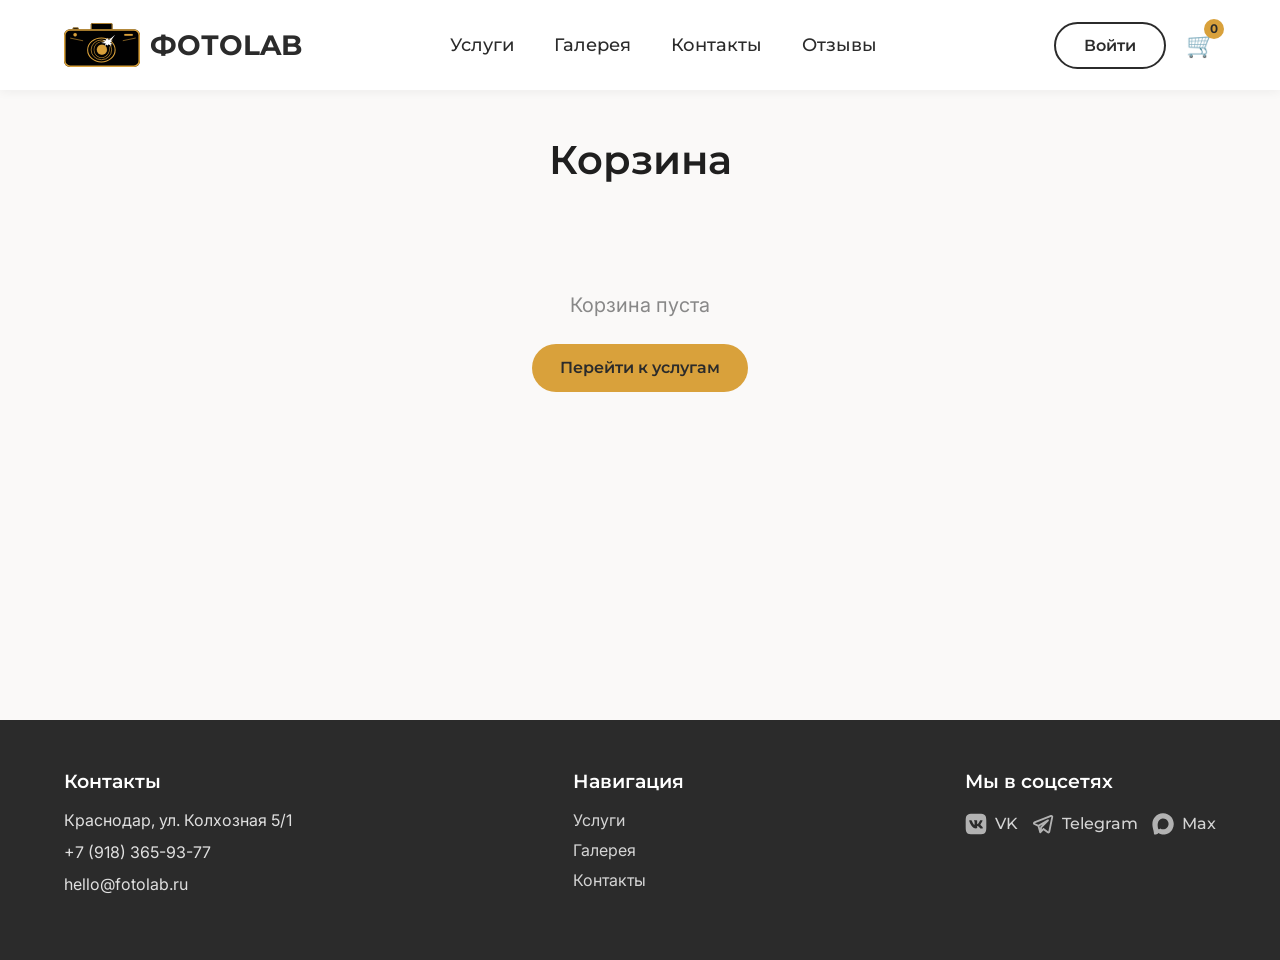
<file: cart.html>
<!DOCTYPE html>
<html lang="ru">
<head>
    <meta charset="UTF-8">
    <meta name="viewport" content="width=device-width, initial-scale=1.0">
    <title>Корзина — ФОТОLAB</title>
    <link href="https://fonts.googleapis.com/css2?family=Montserrat:wght@400;500;600;700&family=Inter:wght@400;500&display=swap" rel="stylesheet">
    <link rel="stylesheet" href="css/style.css">
</head>
<body>
<div class="page-wrapper">

    <header class="header">
        <div class="container header__inner">
            <a href="index.html" class="logo">
                <img src="img/logo.svg" alt="ФОТОLAB" class="logo__img">
                ФОТОLAB
            </a>
            <nav class="nav">
                <a href="catalog.html" class="nav__link">Услуги</a>
                <a href="gallery.html" class="nav__link">Галерея</a>
                <a href="contacts.html" class="nav__link">Контакты</a>
                <a href="index.html#reviews" class="nav__link">Отзывы</a>
            </nav>
            <div class="header__actions">
                <span class="user-greeting" id="userGreeting"></span>
                <button class="btn btn--outline" id="loginBtn">Войти</button>
                <a href="cart.html" class="cart-icon">🛒<span class="cart-count" id="cartCount">0</span></a>
                <button class="burger" id="burgerBtn">
                    <span class="burger__line"></span>
                    <span class="burger__line"></span>
                    <span class="burger__line"></span>
                </button>
            </div>
        </div>
    </header>

    <nav class="mobile-nav" id="mobileNav">
        <a href="catalog.html" class="mobile-nav__link">Услуги</a>
        <a href="gallery.html" class="mobile-nav__link">Галерея</a>
        <a href="contacts.html" class="mobile-nav__link">Контакты</a>
        <a href="#" class="mobile-nav__link" id="mobileLoginBtn">Войти</a>
    </nav>

    <main class="container" style="margin-top: 40px; padding-bottom: 60px;">
        <h1 class="section-title">Корзина</h1>
        <div id="cartItems"></div>
        <div class="cart-bottom" id="cartFooter" style="display: none;">
            <div class="cart-total-text" id="cartTotal"></div>
            <a href="checkout.html" class="btn btn--accent">Оформить заказ</a>
        </div>
    </main>

    <footer class="footer">
        <div class="container">
            <div class="footer__inner">
                <div class="footer__contacts">
                    <h3>Контакты</h3>
                    <p>Краснодар, ул. Колхозная 5/1</p>
                    <p>+7 (918) 365-93-77</p>
                    <p>hello@fotolab.ru</p>
                </div>
                <div class="footer__nav">
                    <h3>Навигация</h3>
                    <a href="catalog.html">Услуги</a>
                    <a href="gallery.html">Галерея</a>
                    <a href="contacts.html">Контакты</a>
                </div>
                <div class="footer__social">
                    <h3>Мы в соцсетях</h3>
                    <div class="footer__social-links">
                        <a href="https://vk.com/fotolab" class="footer__social-link" target="_blank">
                            <img src="img/vk.svg" alt="VK"> VK
                        </a>
                        <a href="https://t.me/fotolab" class="footer__social-link" target="_blank">
                            <img src="img/telegram.svg" alt="Telegram"> Telegram
                        </a>
                        <a href="https://max.ru/fotolab" class="footer__social-link" target="_blank">
                            <img src="img/max.svg" alt="Max"> Max
                        </a>
                    </div>
                </div>
            </div>


        </div>
    </footer>

</div>

<div class="modal" id="authModal">
    <div class="modal__content">
        <span class="modal__close" id="closeModal">&times;</span>
        <h3 class="modal__title" id="modalTitle">Вход</h3>
        <form id="authForm">
            <div class="form-group" id="nameGroup" style="display: none;">
                <input type="text" id="regName" placeholder="Имя">
            </div>
            <div class="form-group">
                <input type="email" id="authEmail" placeholder="Email" required>
            </div>
            <div class="form-group">
                <input type="password" id="authPassword" placeholder="Пароль" required>
            </div>
            <div id="authError" class="error-msg"></div>
            <button type="submit" class="btn" style="width: 100%">Войти</button>
            <p style="margin-top: 16px; text-align: center;">
                <a href="#" id="toggleAuth">Нет аккаунта? Зарегистрироваться</a>
            </p>
        </form>
    </div>
</div>

<div class="toast" id="toast">
    <span class="toast__icon">✅</span>
    <span id="toastMsg"></span>
</div>

<script src="js/main.js"></script>
<script src="js/cart.js"></script>
</body>
</html>
</file>
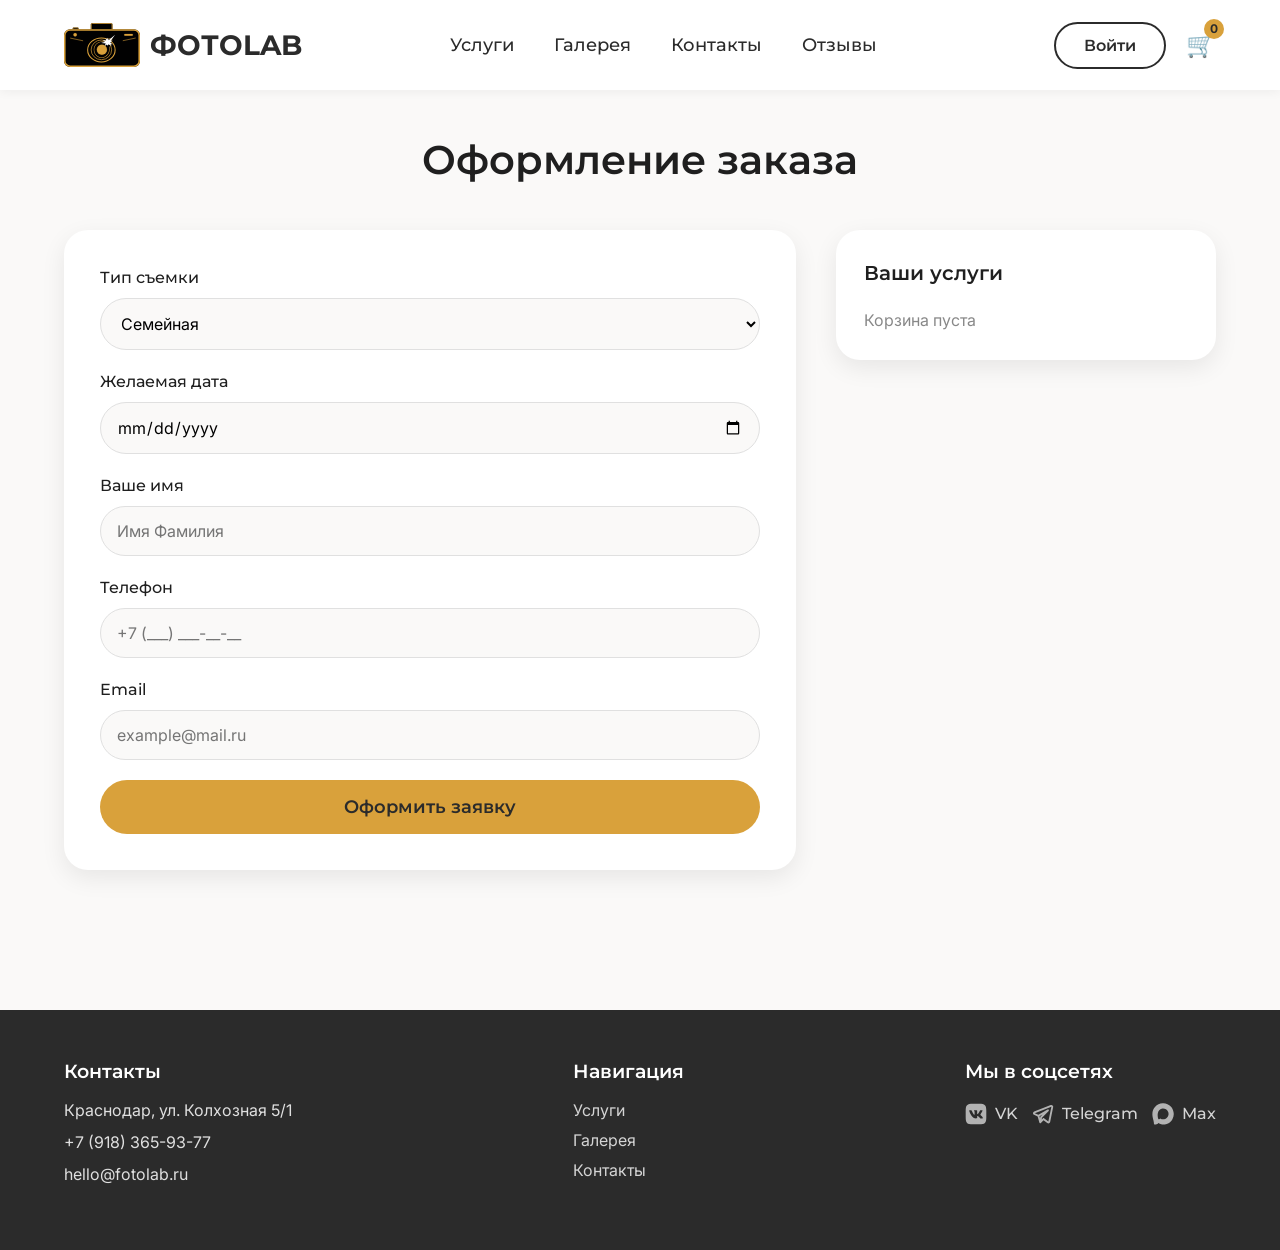
<file: checkout.html>
<!DOCTYPE html>
<html lang="ru">
<head>
    <meta charset="UTF-8">
    <meta name="viewport" content="width=device-width, initial-scale=1.0">
    <title>Оформление заказа — ФОТОLAB</title>
    <link href="https://fonts.googleapis.com/css2?family=Montserrat:wght@400;500;600;700&family=Inter:wght@400;500&display=swap" rel="stylesheet">
    <link rel="stylesheet" href="css/style.css">
</head>
<body>
<div class="page-wrapper">

    <header class="header">
        <div class="container header__inner">
            <a href="index.html" class="logo">
                <img src="img/logo.svg" alt="ФОТОLAB" class="logo__img">
                ФОТОLAB
            </a>
            <nav class="nav">
                <a href="catalog.html" class="nav__link">Услуги</a>
                <a href="gallery.html" class="nav__link">Галерея</a>
                <a href="contacts.html" class="nav__link">Контакты</a>
                <a href="index.html#reviews" class="nav__link">Отзывы</a>
            </nav>
            <div class="header__actions">
                <span class="user-greeting" id="userGreeting"></span>
                <button class="btn btn--outline" id="loginBtn">Войти</button>
                <a href="cart.html" class="cart-icon">🛒<span class="cart-count" id="cartCount">0</span></a>
                <button class="burger" id="burgerBtn">
                    <span class="burger__line"></span>
                    <span class="burger__line"></span>
                    <span class="burger__line"></span>
                </button>
            </div>
        </div>
    </header>

    <nav class="mobile-nav" id="mobileNav">
        <a href="catalog.html" class="mobile-nav__link">Услуги</a>
        <a href="gallery.html" class="mobile-nav__link">Галерея</a>
        <a href="contacts.html" class="mobile-nav__link">Контакты</a>
        <a href="#" class="mobile-nav__link" id="mobileLoginBtn">Войти</a>
    </nav>

    <main class="container" style="margin-top: 40px; padding-bottom: 60px;">
        <h1 class="section-title">Оформление заказа</h1>

        <div class="checkout-wrap">

            <div class="checkout-form-card">
                <form id="checkoutForm">
                    <div class="form-group">
                        <label for="shootType">Тип съемки</label>
                        <select id="shootType">
                            <option>Семейная</option>
                            <option>Портретная</option>
                            <option>Предметная</option>
                            <option>Свадебная</option>
                        </select>
                    </div>
                    <div class="form-group">
                        <label for="date">Желаемая дата</label>
                        <input type="date" id="date" required>
                    </div>
                    <div class="form-group">
                        <label for="name">Ваше имя</label>
                        <input type="text" id="name" placeholder="Имя Фамилия" required>
                    </div>
                    <div class="form-group">
                        <label for="phone">Телефон</label>
                        <input type="tel" id="phone" placeholder="+7 (___) ___-__-__" required>
                    </div>
                    <div class="form-group">
                        <label for="email">Email</label>
                        <input type="email" id="email" placeholder="example@mail.ru" required>
                    </div>
                    <button type="submit" class="btn btn--accent" style="width: 100%; font-size: 18px; padding: 16px;">
                        Оформить заявку
                    </button>
                </form>
                <div class="checkout-success" id="orderSuccess">
                    Заявка принята! Мы свяжемся с вами в ближайшее время.
                </div>
            </div>

            <div class="order-summary">
                <h3>Ваши услуги</h3>
                <div id="summaryItems"><p style="color: #888;">Корзина пуста</p></div>
                <div class="order-summary__total" id="summaryTotal" style="display: none;">
                    <span>Итого:</span>
                    <span id="summaryTotalValue"></span>
                </div>
            </div>

        </div>
    </main>

    <footer class="footer">
        <div class="container">
            <div class="footer__inner">
                <div class="footer__contacts">
                    <h3>Контакты</h3>
                    <p>Краснодар, ул. Колхозная 5/1</p>
                    <p>+7 (918) 365-93-77</p>
                    <p>hello@fotolab.ru</p>
                </div>
                <div class="footer__nav">
                    <h3>Навигация</h3>
                    <a href="catalog.html">Услуги</a>
                    <a href="gallery.html">Галерея</a>
                    <a href="contacts.html">Контакты</a>
                </div>
                <div class="footer__social">
                    <h3>Мы в соцсетях</h3>
                    <div class="footer__social-links">
                        <a href="https://vk.com/fotolab" class="footer__social-link" target="_blank">
                            <img src="img/vk.svg" alt="VK"> VK
                        </a>
                        <a href="https://t.me/fotolab" class="footer__social-link" target="_blank">
                            <img src="img/telegram.svg" alt="Telegram"> Telegram
                        </a>
                        <a href="https://max.ru/fotolab" class="footer__social-link" target="_blank">
                            <img src="img/max.svg" alt="Max"> Max
                        </a>
                    </div>
                </div>
            </div>


        </div>
    </footer>

</div>

<div class="modal" id="authModal">
    <div class="modal__content">
        <span class="modal__close" id="closeModal">&times;</span>
        <h3 class="modal__title" id="modalTitle">Вход</h3>
        <form id="authForm">
            <div class="form-group" id="nameGroup" style="display: none;">
                <input type="text" id="regName" placeholder="Имя">
            </div>
            <div class="form-group">
                <input type="email" id="authEmail" placeholder="Email" required>
            </div>
            <div class="form-group">
                <input type="password" id="authPassword" placeholder="Пароль" required>
            </div>
            <div id="authError" class="error-msg"></div>
            <button type="submit" class="btn" style="width: 100%">Войти</button>
            <p style="margin-top: 16px; text-align: center;">
                <a href="#" id="toggleAuth">Нет аккаунта? Зарегистрироваться</a>
            </p>
        </form>
    </div>
</div>

<div class="toast" id="toast">
    <span class="toast__icon">✅</span>
    <span id="toastMsg"></span>
</div>

<script src="js/main.js"></script>
<script src="js/checkout.js"></script>
</body>
</html>
</file>
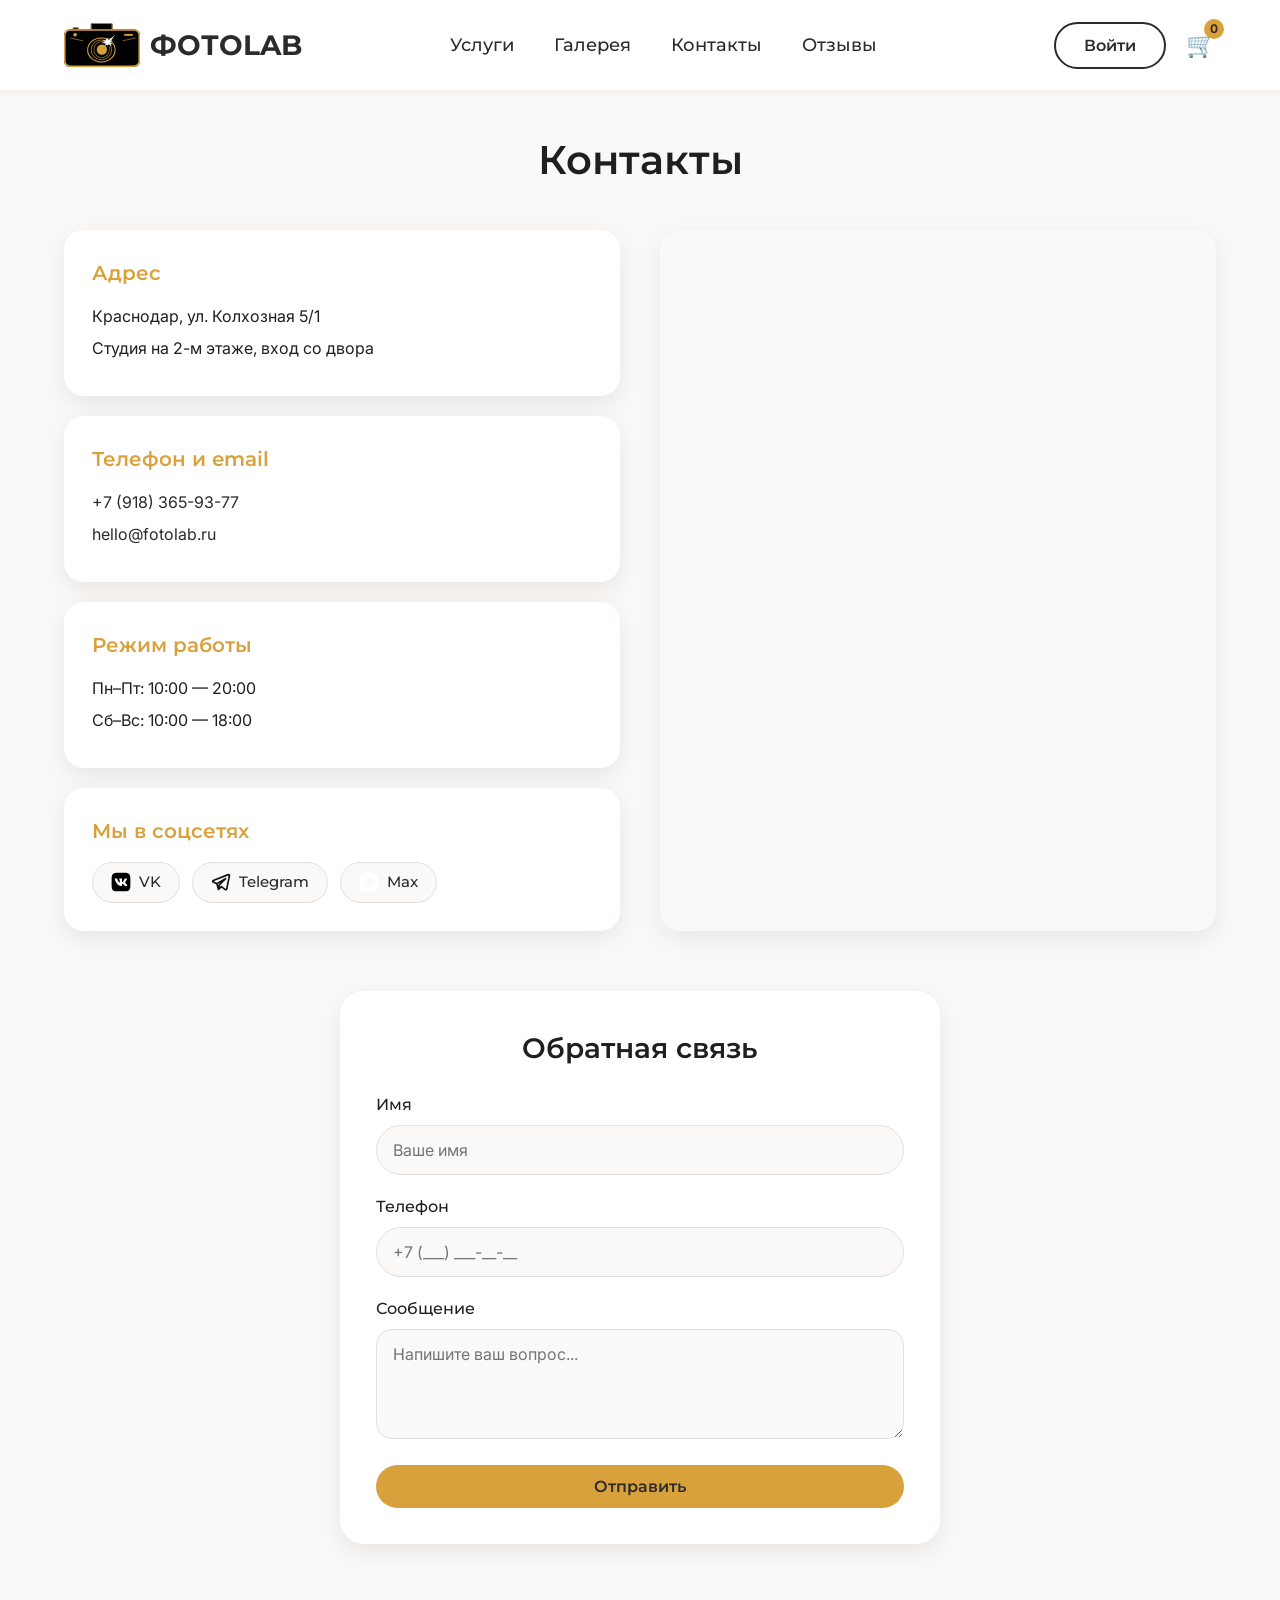
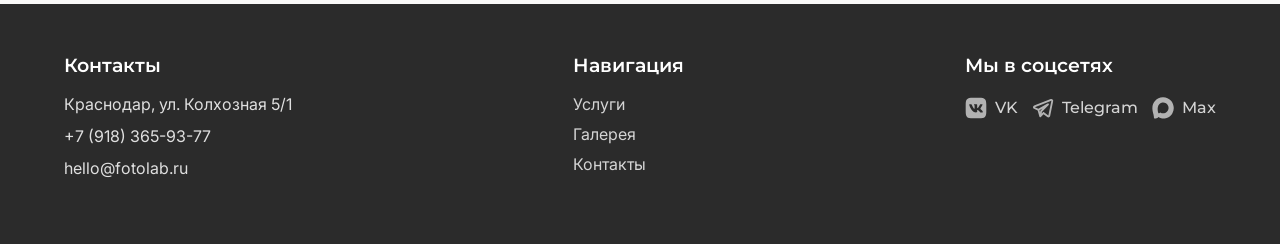
<file: contacts.html>
<!DOCTYPE html>
<html lang="ru">
<head>
    <meta charset="UTF-8">
    <meta name="viewport" content="width=device-width, initial-scale=1.0">
    <title>Контакты — ФОТОLAB</title>
    <link href="https://fonts.googleapis.com/css2?family=Montserrat:wght@400;500;600;700&family=Inter:wght@400;500&display=swap" rel="stylesheet">
    <link rel="stylesheet" href="css/style.css">
</head>
<body>
<div class="page-wrapper">

    <header class="header">
        <div class="container header__inner">
            <a href="index.html" class="logo">
                <img src="img/logo.svg" alt="ФОТОLAB" class="logo__img">
                ФОТОLAB
            </a>
            <nav class="nav">
                <a href="catalog.html" class="nav__link">Услуги</a>
                <a href="gallery.html" class="nav__link">Галерея</a>
                <a href="contacts.html" class="nav__link">Контакты</a>
                <a href="index.html#reviews" class="nav__link">Отзывы</a>
            </nav>
            <div class="header__actions">
                <span class="user-greeting" id="userGreeting"></span>
                <button class="btn btn--outline" id="loginBtn">Войти</button>
                <a href="cart.html" class="cart-icon">🛒<span class="cart-count" id="cartCount">0</span></a>
                <button class="burger" id="burgerBtn">
                    <span class="burger__line"></span>
                    <span class="burger__line"></span>
                    <span class="burger__line"></span>
                </button>
            </div>
        </div>
    </header>

    <nav class="mobile-nav" id="mobileNav">
        <a href="catalog.html" class="mobile-nav__link">Услуги</a>
        <a href="gallery.html" class="mobile-nav__link">Галерея</a>
        <a href="contacts.html" class="mobile-nav__link">Контакты</a>
        <a href="#" class="mobile-nav__link" id="mobileLoginBtn">Войти</a>
    </nav>

    <main class="container" style="margin-top: 40px;">

        <h1 class="section-title">Контакты</h1>

        <div class="contacts-wrap">
            <div class="contacts-info">

                <div class="contacts-card">
                    <h3>Адрес</h3>
                    <p>Краснодар, ул. Колхозная 5/1</p>
                    <p>Студия на 2-м этаже, вход со двора</p>
                </div>

                <div class="contacts-card">
                    <h3>Телефон и email</h3>
                    <p><a href="tel:+79183659377">+7 (918) 365-93-77</a></p>
                    <p><a href="mailto:hello@fotolab.ru">hello@fotolab.ru</a></p>
                </div>

                <div class="contacts-card">
                    <h3>Режим работы</h3>
                    <p>Пн–Пт: 10:00 — 20:00</p>
                    <p>Сб–Вс: 10:00 — 18:00</p>
                </div>

                <div class="contacts-card">
                    <h3>Мы в соцсетях</h3>
                    <div class="contacts-social-links">
                        <a href="https://vk.com/fotolab" class="social-link" target="_blank">
                            <img src="img/vk.svg" alt="VK"> VK
                        </a>
                        <a href="https://t.me/fotolab" class="social-link" target="_blank">
                            <img src="img/telegram.svg" alt="Telegram"> Telegram
                        </a>
                        <a href="https://max.ru/fotolab" class="social-link" target="_blank">
                            <img src="img/max.svg" alt="Max"> Max
                        </a>
                    </div>
                </div>

            </div>
            <div class="contacts-map">
                <iframe src="https://yandex.ru/map-widget/v1/?ll=38.975313%2C45.035470&z=15&pt=38.975313,45.035470,pm2rdl" frameborder="0" allowfullscreen></iframe>
            </div>
        </div>

        <div class="callback-form">
            <h2>Обратная связь</h2>
            <form id="callbackForm">
                <div class="form-group">
                    <label for="cbName">Имя</label>
                    <input type="text" id="cbName" placeholder="Ваше имя" required>
                </div>
                <div class="form-group">
                    <label for="cbPhone">Телефон</label>
                    <input type="tel" id="cbPhone" placeholder="+7 (___) ___-__-__" required>
                </div>
                <div class="form-group">
                    <label for="cbMessage">Сообщение</label>
                    <textarea id="cbMessage" rows="4" placeholder="Напишите ваш вопрос..."></textarea>
                </div>
                <button type="submit" class="btn btn--accent" style="width: 100%;">Отправить</button>
                <div class="success-msg" id="cbSuccess">Сообщение отправлено! Мы перезвоним вам в ближайшее время.</div>
            </form>
        </div>

    </main>

    <footer class="footer">
        <div class="container">
            <div class="footer__inner">
                <div class="footer__contacts">
                    <h3>Контакты</h3>
                    <p>Краснодар, ул. Колхозная 5/1</p>
                    <p>+7 (918) 365-93-77</p>
                    <p>hello@fotolab.ru</p>
                </div>
                <div class="footer__nav">
                    <h3>Навигация</h3>
                    <a href="catalog.html">Услуги</a>
                    <a href="gallery.html">Галерея</a>
                    <a href="contacts.html">Контакты</a>
                </div>
                <div class="footer__social">
                    <h3>Мы в соцсетях</h3>
                    <div class="footer__social-links">
                        <a href="https://vk.com/fotolab" class="footer__social-link" target="_blank">
                            <img src="img/vk.svg" alt="VK"> VK
                        </a>
                        <a href="https://t.me/fotolab" class="footer__social-link" target="_blank">
                            <img src="img/telegram.svg" alt="Telegram"> Telegram
                        </a>
                        <a href="https://max.ru/fotolab" class="footer__social-link" target="_blank">
                            <img src="img/max.svg" alt="Max"> Max
                        </a>
                    </div>
                </div>
            </div>


        </div>
    </footer>

</div>

<div class="modal" id="authModal">
    <div class="modal__content">
        <span class="modal__close" id="closeModal">&times;</span>
        <h3 class="modal__title" id="modalTitle">Вход</h3>
        <form id="authForm">
            <div class="form-group" id="nameGroup" style="display: none;">
                <input type="text" id="regName" placeholder="Имя">
            </div>
            <div class="form-group">
                <input type="email" id="authEmail" placeholder="Email" required>
            </div>
            <div class="form-group">
                <input type="password" id="authPassword" placeholder="Пароль" required>
            </div>
            <div id="authError" class="error-msg"></div>
            <button type="submit" class="btn" style="width: 100%">Войти</button>
            <p style="margin-top: 16px; text-align: center;">
                <a href="#" id="toggleAuth">Нет аккаунта? Зарегистрироваться</a>
            </p>
        </form>
    </div>
</div>

<div class="toast" id="toast">
    <span class="toast__icon">✅</span>
    <span id="toastMsg"></span>
</div>

<script src="js/main.js"></script>
<script src="js/contacts.js"></script>
</body>
</html>
</file>
<file: css/style.css>
/* сброс */
* {
    margin: 0;
    padding: 0;
    box-sizing: border-box;
}

/* цвета — меняй только здесь */
:root {
    --primary:  #2B2B2B;
    --accent:   #D9A13B;
    --bg:       #FAF9F8;
    --text:     #1F1F1F;
    --white:    #FFFFFF;
    --border:   #E0E0E0;
    --success:  #2A5C4A;
    --error:    #C0392B;
    --shadow:   0 8px 24px rgba(0, 0, 0, 0.08);
    --tr:       all 0.3s ease;
}

html,
body {
    overflow-x: hidden;
    width: 100%;
}

body {
    font-family: 'Inter', sans-serif;
    background: var(--bg);
    color: var(--text);
    line-height: 1.5;
    position: relative;
}

h1, h2, h3, h4 {
    font-family: 'Montserrat', sans-serif;
    font-weight: 600;
}

.page-wrapper {
    overflow-x: hidden;
}

main {
    min-height: calc(100vh - 310px);
}

/* не вешай margin на элемент с классом .container — сломается центровка */
.container {
    max-width: 1200px;
    width: 100%;
    margin: 0 auto;
    padding: 0 24px;
    overflow-x: hidden;
}


/*хедер */

.header {
    background: var(--white);
    box-shadow: 0 2px 10px rgba(0, 0, 0, 0.05);
    position: sticky;
    top: 0;
    z-index: 100;
}

.header__inner {
    display: flex;
    align-items: center;
    justify-content: space-between;
    height: 90px;
}

.logo {
    display: flex;
    align-items: center;
    gap: 10px;
    font-family: 'Montserrat', sans-serif;
    font-weight: 700;
    font-size: 28px;
    color: var(--primary);
    text-decoration: none;
}

.logo__img {
    height: 44px;
    width: auto;
}

.nav {
    display: flex;
    gap: 40px;
}

.nav__link {
    font-family: 'Montserrat', sans-serif;
    font-weight: 500;
    color: var(--primary);
    text-decoration: none;
    font-size: 18px;
    transition: var(--tr);
}

.nav__link:hover {
    color: var(--accent);
}

.header__actions {
    display: flex;
    align-items: center;
    gap: 20px;
}

.cart-icon {
    position: relative;
    font-size: 24px;
    text-decoration: none;
    color: var(--primary);
}

.cart-count {
    position: absolute;
    top: -8px;
    right: -8px;
    background: var(--accent);
    color: var(--primary);
    font-size: 12px;
    font-weight: bold;
    width: 20px;
    height: 20px;
    border-radius: 50%;
    display: flex;
    align-items: center;
    justify-content: center;
}

.user-greeting {
    font-weight: 500;
    margin-right: 8px;
}

/* скрыт на десктопе, появляется на мобилке */
.burger {
    display: none;
    flex-direction: column;
    justify-content: space-between;
    width: 30px;
    height: 22px;
    background: none;
    border: none;
    cursor: pointer;
}

.burger__line {
    width: 100%;
    height: 3px;
    background: var(--primary);
    border-radius: 3px;
    transition: var(--tr);
}

.mobile-nav {
    display: none;
    position: fixed;
    top: 90px;
    left: 0;
    right: 0;
    background: var(--white);
    box-shadow: 0 10px 20px rgba(0, 0, 0, 0.1);
    padding: 24px;
    flex-direction: column;
    gap: 16px;
    z-index: 99;
}

.mobile-nav.open {
    display: flex;
}

.mobile-nav__link {
    font-size: 20px;
    color: var(--primary);
    text-decoration: none;
    font-family: 'Montserrat', sans-serif;
    padding: 8px 0;
}


/*кнопки */

.btn {
    display: inline-block;
    padding: 12px 28px;
    border-radius: 40px;
    font-family: 'Montserrat', sans-serif;
    font-weight: 600;
    font-size: 16px;
    text-decoration: none;
    text-align: center;
    cursor: pointer;
    transition: var(--tr);
    border: none;
    background: var(--primary);
    color: var(--white);
}

.btn--accent {
    background: var(--accent);
    color: var(--primary);
}

.btn--outline {
    background: transparent;
    border: 2px solid var(--primary);
    color: var(--primary);
}

.btn:hover {
    opacity: 0.85;
    transform: translateY(-2px);
}


/*слайдер */

/* .hero не внутри .container — центрируется сама через margin auto */
.hero {
    max-width: 1200px;
    width: 100%;
    margin: 40px auto;
    padding: 0 24px;
    overflow: hidden;
}

.slider {
    position: relative;
    border-radius: 24px;
    overflow: hidden;
    height: 500px;
    box-shadow: var(--shadow);
    width: 100%;
}

.slider__slides {
    position: relative;
    width: 100%;
    height: 100%;
}

/* слайды лежат стопкой, видно только .active */
.slider__slide {
    position: absolute;
    inset: 0;
    opacity: 0;
    transition: opacity 0.8s ease;
    background-size: cover;
    background-position: center;
    display: flex;
    align-items: center;
    justify-content: center;
}

.slider__slide.active {
    opacity: 1;
}

.slide-content {
    background: rgba(0, 0, 0, 0.45);
    color: white;
    padding: 32px 48px;
    border-radius: 16px;
    text-align: center;
    max-width: 600px;
}

.slide-content h2 {
    font-size: 48px;
    margin-bottom: 16px;
}

.slider__arrow {
    position: absolute;
    top: 50%;
    transform: translateY(-50%);
    background: rgba(255, 255, 255, 0.85);
    border: none;
    width: 48px;
    height: 48px;
    border-radius: 50%;
    font-size: 22px;
    cursor: pointer;
    display: flex;
    align-items: center;
    justify-content: center;
    transition: var(--tr);
    z-index: 10;
}

.slider__arrow:hover {
    background: white;
}

.slider__arrow--prev { left: 20px; }
.slider__arrow--next { right: 20px; }

.slider__dots {
    position: absolute;
    bottom: 20px;
    left: 50%;
    transform: translateX(-50%);
    display: flex;
    gap: 12px;
    z-index: 10;
}

.slider__dot {
    width: 12px;
    height: 12px;
    border-radius: 50%;
    background: rgba(255, 255, 255, 0.6);
    cursor: pointer;
    transition: var(--tr);
}

.slider__dot.active {
    background: var(--accent);
    width: 24px;
    border-radius: 6px;
}


/*секции */

/* не совмещай .section и .container на одном элементе */
.section {
    margin: 80px 0;
}

.section-title {
    font-size: 40px;
    margin-bottom: 40px;
    text-align: center;
}

.services-grid {
    display: grid;
    grid-template-columns: repeat(4, 1fr);
    gap: 30px;
}

.service-card {
    background: var(--white);
    padding: 32px 24px;
    border-radius: 20px;
    text-align: center;
    box-shadow: var(--shadow);
    transition: var(--tr);
    min-width: 0;
}

.service-card:hover {
    transform: translateY(-8px);
    box-shadow: 0 16px 40px rgba(0, 0, 0, 0.12);
}

.service-card__icon {
    font-size: 48px;
    margin-bottom: 20px;
}

.service-card__title {
    font-size: 22px;
    margin-bottom: 12px;
}

.calculator {
    background: var(--white);
    padding: 40px;
    border-radius: 24px;
    box-shadow: var(--shadow);
}

.calc-form {
    display: flex;
    flex-wrap: wrap;
    gap: 30px;
    align-items: flex-end;
}

.calc-group {
    flex: 1 1 200px;
}

.calc-group label {
    display: block;
    margin-bottom: 8px;
    font-weight: 500;
}

.calc-select,
.calc-input {
    width: 100%;
    padding: 14px 16px;
    border: 1px solid var(--border);
    border-radius: 40px;
    font-size: 16px;
}

.calc-result {
    margin-top: 30px;
    font-size: 24px;
    font-weight: 600;
    color: var(--accent);
}

.portfolio-grid {
    display: grid;
    grid-template-columns: repeat(4, 1fr);
    gap: 20px;
}

.portfolio-item {
    border-radius: 16px;
    overflow: hidden;
    aspect-ratio: 1 / 1;
    box-shadow: var(--shadow);
    position: relative;
}

.portfolio-item img {
    width: 100%;
    height: 100%;
    object-fit: cover;
    display: block;
    transition: transform 0.4s ease;
}

.portfolio-item:hover img {
    transform: scale(1.06);
}

.portfolio-item__overlay {
    position: absolute;
    inset: 0;
    background: rgba(43, 43, 43, 0.55);
    display: flex;
    align-items: flex-end;
    padding: 16px;
    opacity: 0;
    transition: opacity 0.3s ease;
}

.portfolio-item:hover .portfolio-item__overlay {
    opacity: 1;
}

.portfolio-item__label {
    color: white;
    font-family: 'Montserrat', sans-serif;
    font-weight: 600;
    font-size: 15px;
}

.reviews-grid {
    display: grid;
    grid-template-columns: repeat(3, 1fr);
    gap: 30px;
}

.review-card {
    background: var(--white);
    border-radius: 20px;
    padding: 28px;
    box-shadow: var(--shadow);
}

.review-card__stars {
    color: var(--accent);
    font-size: 20px;
    margin-bottom: 12px;
}

.review-card__text {
    margin-bottom: 16px;
    line-height: 1.6;
}

.review-card__author {
    font-family: 'Montserrat', sans-serif;
    font-weight: 600;
    font-size: 15px;
}


/*галерея */

.gallery-filter {
    display: flex;
    gap: 12px;
    justify-content: center;
    margin: 30px 0;
    flex-wrap: wrap;
}

.filter-btn {
    padding: 8px 20px;
    border: 1px solid var(--border);
    border-radius: 30px;
    background: white;
    cursor: pointer;
    transition: var(--tr);
    font-family: 'Montserrat', sans-serif;
    font-size: 15px;
}

.filter-btn.active {
    background: var(--primary);
    color: white;
    border-color: var(--primary);
}

.filter-btn:hover:not(.active) {
    border-color: var(--accent);
    color: var(--accent);
}

.gallery-grid {
    display: grid;
    grid-template-columns: repeat(3, 1fr);
    gap: 20px;
    margin-bottom: 60px;
}

.gallery-item {
    aspect-ratio: 1 / 1;
    border-radius: 16px;
    overflow: hidden;
    box-shadow: var(--shadow);
    position: relative;
}

.gallery-item img {
    width: 100%;
    height: 100%;
    object-fit: cover;
    transition: transform 0.4s ease;
    display: block;
}

.gallery-item:hover img {
    transform: scale(1.06);
}

.gallery-item__cat {
    position: absolute;
    bottom: 10px;
    left: 10px;
    background: rgba(43, 43, 43, 0.7);
    color: white;
    font-size: 12px;
    padding: 4px 10px;
    border-radius: 20px;
    font-family: 'Montserrat', sans-serif;
}


/*каталог */

.filter-bar {
    display: flex;
    gap: 12px;
    margin: 30px 0;
    flex-wrap: wrap;
}

.catalog-grid {
    display: grid;
    grid-template-columns: repeat(4, 1fr);
    gap: 30px;
    margin: 40px 0;
}

.catalog-card {
    background: var(--white);
    border-radius: 20px;
    padding: 24px;
    box-shadow: var(--shadow);
    text-align: center;
    transition: var(--tr);
    min-width: 0;
}

.catalog-card:hover {
    transform: translateY(-5px);
    box-shadow: 0 16px 40px rgba(0, 0, 0, 0.12);
}

.catalog-card__img {
    width: 100%;
    aspect-ratio: 1 / 1;
    object-fit: cover;
    border-radius: 12px;
    margin-bottom: 16px;
}

.catalog-card__title {
    font-size: 20px;
    margin-bottom: 8px;
}

.catalog-card__price {
    font-size: 24px;
    font-weight: 700;
    color: var(--accent);
    margin: 12px 0;
}


/*контакты */

.contacts-wrap {
    display: grid;
    grid-template-columns: 1fr 1fr;
    gap: 40px;
    margin-bottom: 60px;
}

.contacts-info {
    display: flex;
    flex-direction: column;
    gap: 20px;
}

.contacts-card {
    background: var(--white);
    border-radius: 20px;
    padding: 28px;
    box-shadow: var(--shadow);
}

.contacts-card h3 {
    font-size: 20px;
    margin-bottom: 16px;
    color: var(--accent);
}

.contacts-card p {
    margin: 8px 0;
    font-size: 16px;
}

.contacts-card a {
    color: var(--primary);
    text-decoration: none;
}

.contacts-card a:hover {
    color: var(--accent);
}

.contacts-social-links {
    display: flex;
    gap: 12px;
    margin-top: 8px;
    flex-wrap: wrap;
}

.social-link {
    display: inline-flex;
    align-items: center;
    gap: 8px;
    padding: 8px 18px;
    border-radius: 30px;
    background: var(--bg);
    border: 1px solid var(--border);
    text-decoration: none;
    color: var(--primary);
    font-family: 'Montserrat', sans-serif;
    font-weight: 500;
    font-size: 15px;
    transition: var(--tr);
}

.social-link img {
    width: 20px;
    height: 20px;
    object-fit: contain;
}

.social-link:hover {
    border-color: var(--accent);
    color: var(--accent);
    background: #fff8ee;
}

.contacts-map {
    border-radius: 20px;
    overflow: hidden;
    box-shadow: var(--shadow);
    min-height: 400px;
}

.contacts-map iframe {
    width: 100%;
    height: 100%;
    min-height: 400px;
    display: block;
}

.callback-form {
    background: var(--white);
    border-radius: 24px;
    padding: 36px;
    box-shadow: var(--shadow);
    max-width: 600px;
    margin: 0 auto 60px;
}

.callback-form h2 {
    font-size: 28px;
    margin-bottom: 24px;
    text-align: center;
}

.form-group {
    margin-bottom: 20px;
}

.form-group label {
    display: block;
    margin-bottom: 8px;
    font-weight: 500;
    font-family: 'Montserrat', sans-serif;
}

.form-group input,
.form-group textarea,
.form-group select {
    width: 100%;
    padding: 14px 16px;
    border: 1px solid var(--border);
    border-radius: 40px;
    font-size: 16px;
    font-family: 'Inter', sans-serif;
    background: var(--bg);
}

.form-group textarea {
    border-radius: 16px;
    resize: vertical;
}

.form-group input:focus,
.form-group textarea:focus,
.form-group select:focus {
    outline: none;
    border-color: var(--accent);
}

.error-msg {
    color: var(--error);
    font-size: 14px;
    margin-top: 5px;
}

.success-msg {
    display: none;
    color: var(--success);
    background: #e8f5e9;
    border-radius: 12px;
    padding: 16px;
    text-align: center;
    margin-top: 16px;
    font-weight: 500;
}


/*корзина */

.cart-table {
    width: 100%;
    border-collapse: collapse;
    background: var(--white);
    border-radius: 16px;
    overflow: hidden;
    box-shadow: var(--shadow);
}

.cart-table th {
    background: var(--primary);
    color: white;
    padding: 16px 20px;
    text-align: left;
    font-family: 'Montserrat', sans-serif;
    font-size: 15px;
}

.cart-table td {
    padding: 16px 20px;
    border-bottom: 1px solid var(--border);
}

.cart-table tr:last-child td {
    border-bottom: none;
}

.cart-qty {
    width: 70px;
    padding: 8px 12px;
    border: 1px solid var(--border);
    border-radius: 30px;
    font-size: 16px;
    text-align: center;
}

.cart-remove {
    background: none;
    border: 1px solid var(--border);
    border-radius: 30px;
    padding: 6px 14px;
    cursor: pointer;
    font-size: 14px;
    color: var(--error);
    transition: var(--tr);
}

.cart-remove:hover {
    background: var(--error);
    color: white;
    border-color: var(--error);
}

.cart-bottom {
    display: flex;
    justify-content: space-between;
    align-items: center;
    margin: 30px 0 60px;
    flex-wrap: wrap;
    gap: 16px;
}

.cart-total-text {
    font-family: 'Montserrat', sans-serif;
    font-size: 26px;
    font-weight: 700;
}

.cart-empty {
    text-align: center;
    padding: 60px 0 80px;
}

.cart-empty p {
    font-size: 20px;
    color: #888;
    margin-bottom: 24px;
}


/*оформление заказа */

.checkout-wrap {
    display: grid;
    grid-template-columns: 1fr 380px;
    gap: 40px;
    margin-bottom: 80px;
    align-items: start;
}

.checkout-form-card {
    background: var(--white);
    border-radius: 24px;
    padding: 36px;
    box-shadow: var(--shadow);
}

.order-summary {
    background: var(--white);
    border-radius: 24px;
    padding: 28px;
    box-shadow: var(--shadow);
}

.order-summary h3 {
    font-size: 20px;
    margin-bottom: 20px;
}

.order-summary__item {
    display: flex;
    justify-content: space-between;
    margin-bottom: 12px;
    padding-bottom: 12px;
    border-bottom: 1px solid var(--border);
    font-size: 15px;
}

.order-summary__item:last-of-type {
    border-bottom: none;
}

.order-summary__total {
    display: flex;
    justify-content: space-between;
    font-family: 'Montserrat', sans-serif;
    font-weight: 700;
    font-size: 20px;
    margin-top: 16px;
    padding-top: 16px;
    border-top: 2px solid var(--border);
}

.checkout-success {
    display: none;
    background: #e8f5e9;
    color: var(--success);
    border-radius: 16px;
    padding: 24px;
    text-align: center;
    margin-top: 20px;
    font-family: 'Montserrat', sans-serif;
    font-weight: 600;
    font-size: 18px;
}


/*футер */

.footer {
    background: var(--primary);
    color: white;
    padding: 48px 0 24px;
}

.footer__inner {
    display: flex;
    justify-content: space-between;
    flex-wrap: wrap;
    gap: 40px;
    margin-bottom: 32px;
}

.footer__contacts p {
    margin: 8px 0;
    opacity: 0.85;
}

.footer__nav h3,
.footer__contacts h3,
.footer__social h3 {
    margin-bottom: 12px;
}

.footer__nav a {
    display: block;
    color: white;
    text-decoration: none;
    opacity: 0.8;
    margin: 6px 0;
    transition: var(--tr);
}

.footer__nav a:hover {
    opacity: 1;
    color: var(--accent);
}

.footer__social {
    display: flex;
    flex-direction: column;
}

.footer__social-links {
    display: flex;
    gap: 14px;
    flex-wrap: wrap;
    margin-top: 4px;
}

.footer__social-link {
    display: inline-flex;
    align-items: center;
    gap: 8px;
    color: white;
    text-decoration: none;
    opacity: 0.8;
    font-family: 'Montserrat', sans-serif;
    font-weight: 500;
    transition: var(--tr);
}

/* иконки перекрашиваем в белый через filter */
.footer__social-link img {
    width: 22px;
    height: 22px;
    filter: brightness(0) invert(1);
    opacity: 0.8;
}

.footer__social-link:hover {
    opacity: 1;
    color: var(--accent);
}

.footer__social-link:hover img {
    opacity: 1;
    filter: brightness(0) saturate(100%) invert(70%) sepia(80%) saturate(400%) hue-rotate(5deg);
}


/*модалка */

.modal {
    display: none;
    position: fixed;
    top: 0;
    left: 0;
    width: 100%;
    height: 100%;
    background: rgba(0, 0, 0, 0.5);
    align-items: center;
    justify-content: center;
    z-index: 1000;
}

.modal.active {
    display: flex;
}

.modal__content {
    background: white;
    padding: 32px;
    border-radius: 24px;
    width: 100%;
    max-width: 400px;
    position: relative;
}

.modal__close {
    position: absolute;
    top: 16px;
    right: 20px;
    font-size: 28px;
    cursor: pointer;
}

.modal__title {
    margin-bottom: 24px;
}


/*toast */

.toast {
    position: fixed;
    bottom: 30px;
    right: 30px;
    background: var(--primary);
    color: white;
    padding: 14px 24px;
    border-radius: 12px;
    font-family: 'Montserrat', sans-serif;
    font-weight: 500;
    box-shadow: 0 8px 24px rgba(0, 0, 0, 0.2);
    transform: translateY(80px);
    opacity: 0;
    transition: all 0.35s ease;
    z-index: 9999;
    display: flex;
    align-items: center;
    gap: 10px;
}

.toast.show {
    transform: translateY(0);
    opacity: 1;
}

.toast__icon {
    font-size: 20px;
}


/*адаптив */

@media (max-width: 1024px) {
    .services-grid  { grid-template-columns: repeat(2, 1fr); }
    .portfolio-grid { grid-template-columns: repeat(2, 1fr); }
    .reviews-grid   { grid-template-columns: repeat(2, 1fr); }
    .catalog-grid   { grid-template-columns: repeat(2, 1fr); }
    .contacts-wrap  { grid-template-columns: 1fr; }
    .checkout-wrap  { grid-template-columns: 1fr; }
}

@media (max-width: 768px) {
    .nav                     { display: none; }
    .burger                  { display: flex; }
    .header__actions .btn    { display: none; }

    .hero                    { margin: 16px auto; padding: 0 12px; }
    .slider                  { height: 280px; border-radius: 16px; }
    .slide-content           { padding: 16px 20px; }
    .slide-content h2        { font-size: 24px; margin-bottom: 8px; }
    .slide-content p         { font-size: 14px; }
    .slider__arrow           { width: 36px; height: 36px; font-size: 16px; }

    .logo                    { font-size: 22px; }
    .logo__img               { height: 34px; }

    .section                 { margin: 48px 0; }
    .section-title           { font-size: 28px; margin-bottom: 24px; }

    .services-grid           { grid-template-columns: 1fr 1fr; gap: 16px; }
    .portfolio-grid          { grid-template-columns: 1fr 1fr; }
    .reviews-grid            { grid-template-columns: 1fr; }
    .gallery-grid            { grid-template-columns: repeat(2, 1fr); }
    .catalog-grid            { grid-template-columns: 1fr 1fr; gap: 16px; }

    .checkout-wrap           { grid-template-columns: 1fr; }
    .contacts-wrap           { grid-template-columns: 1fr; }

    .cart-table th:nth-child(3),
    .cart-table td:nth-child(3) { display: none; }
}

@media (max-width: 480px) {
    .services-grid  { grid-template-columns: 1fr; }
    .catalog-grid   { grid-template-columns: 1fr; }
    .gallery-grid   { grid-template-columns: 1fr; }
    .slider         { height: 240px; }
    .slide-content h2 { font-size: 20px; }
}
</file>
